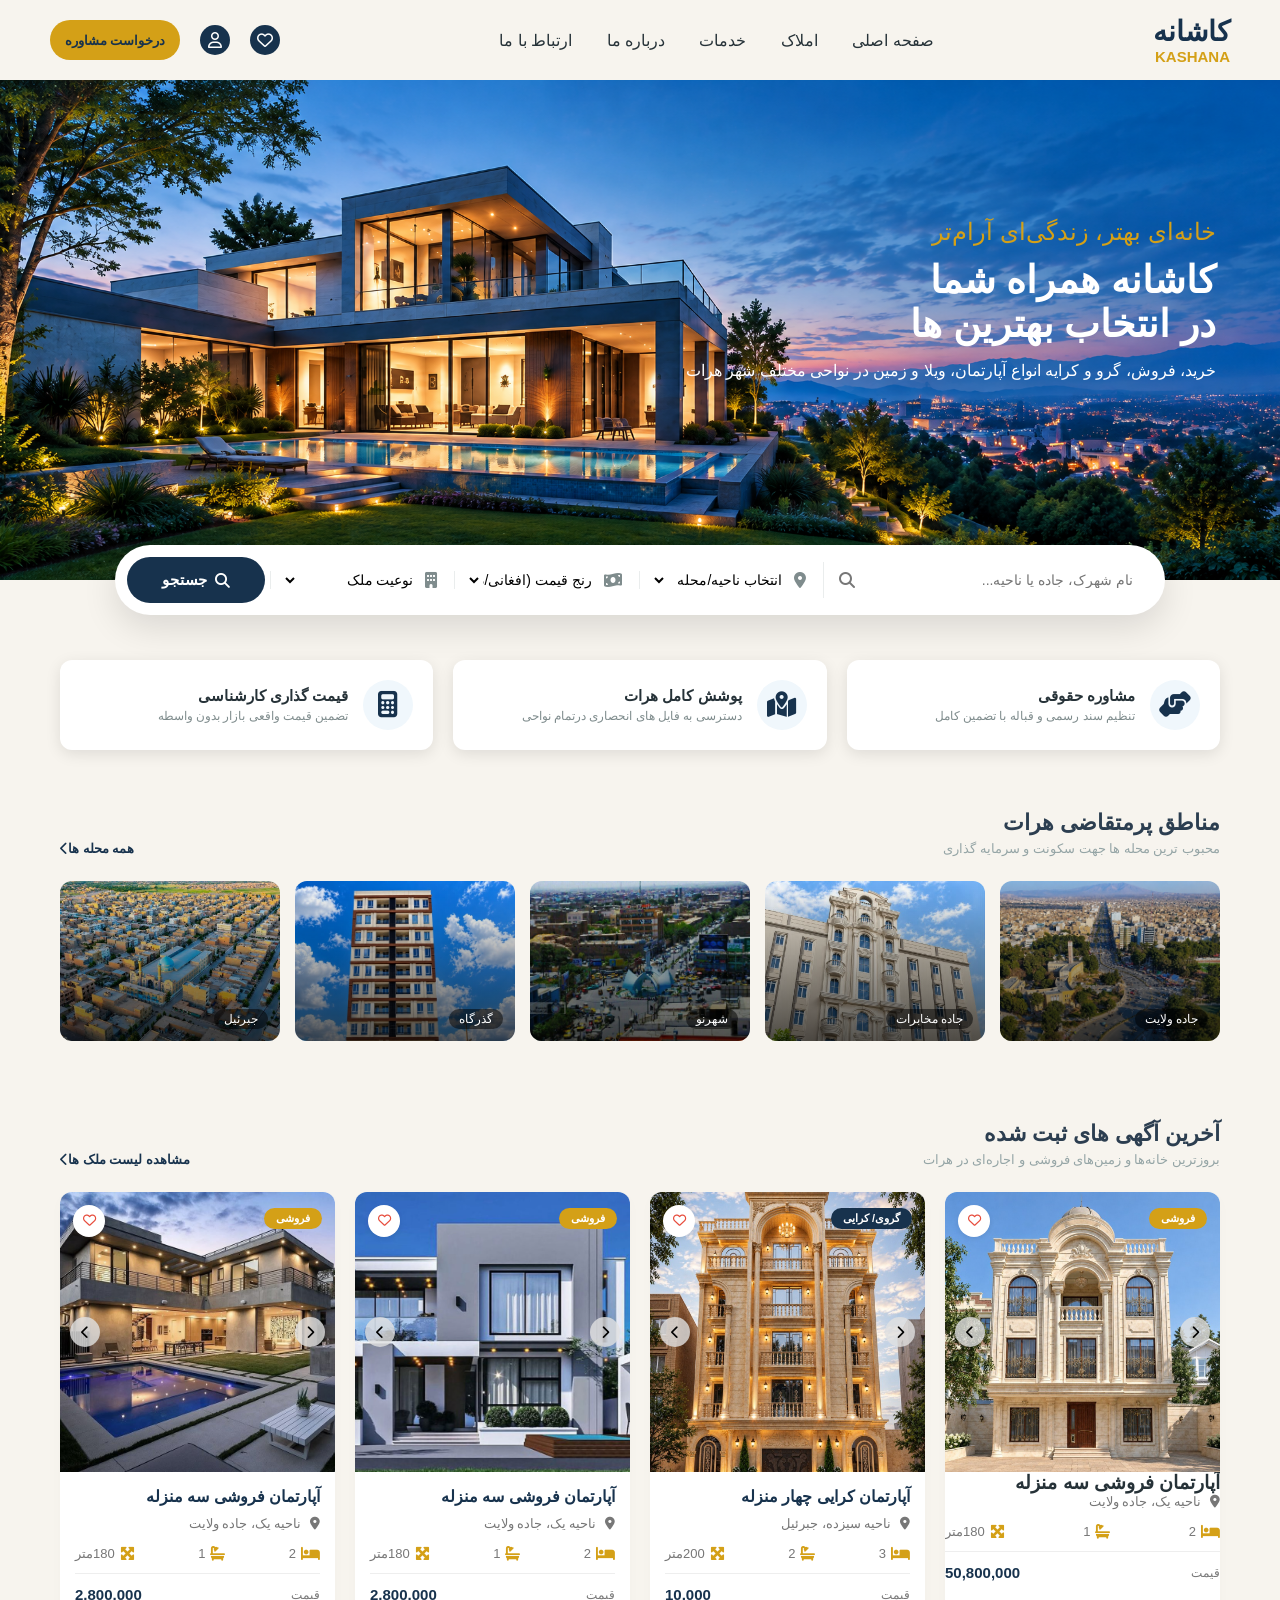
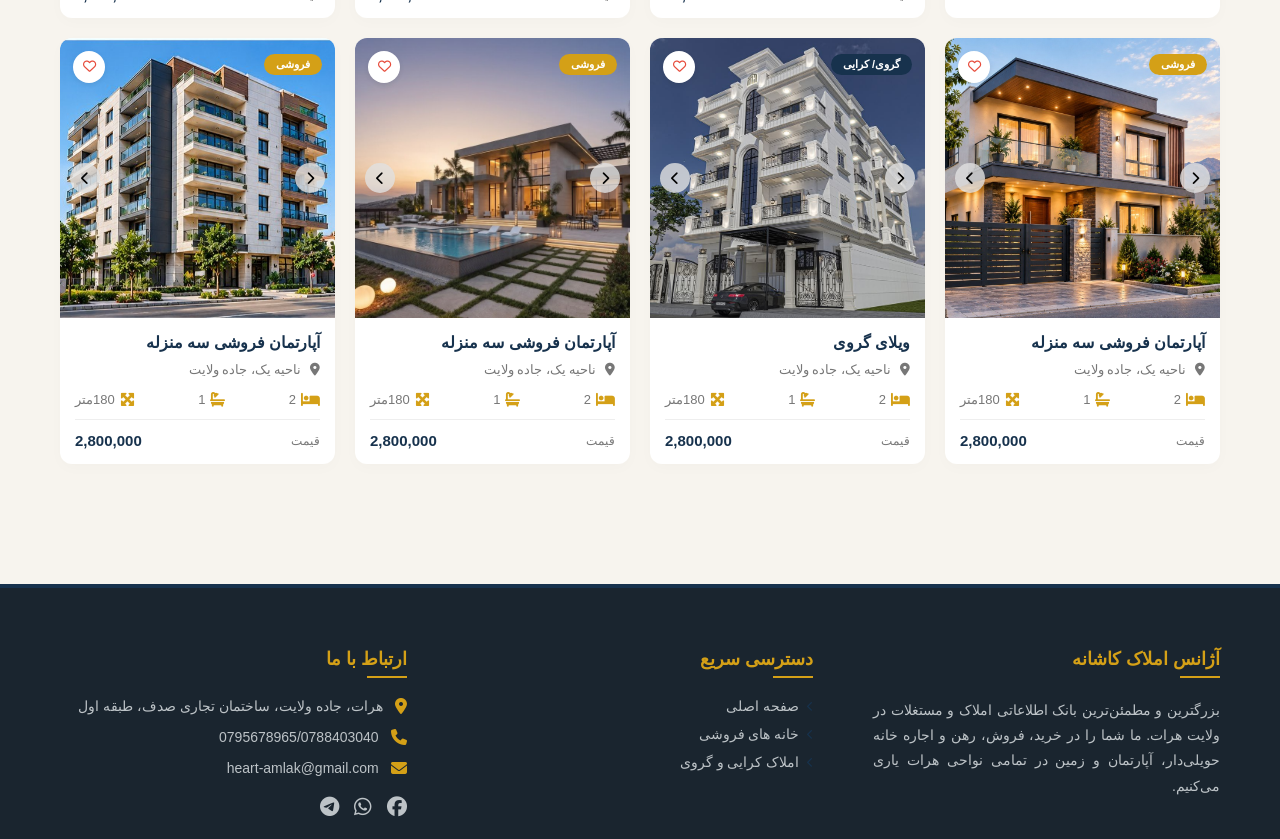
<file: html/index.html>
<!DOCTYPE html>
<html lang="fa" dir="rtl">
    <head>
        <meta charset="UTF-8">
        <meta name="viewport" content="width=device-width, initial-scale=1.0">
        <title>کاشانه</title>
        <link rel="stylesheet"  href="https://cdnjs.cloudflare.com/ajax/libs/font-awesome/6.5.2/css/all.min.css">
        <!--css link-->
        <link rel="stylesheet" href="../css/main.css">

    </head>
    <body>

        <div id="login-notice" class="login-notice">
    لطفاً ابتدا وارد حساب کاربری خود شوید.
</div>
        <!--header-->
        <header class="main-header">
            <div class="logo">
                <span>کاشانه<span>KASHANA</span></span>
            </div>
            <button class="menu-toggle">
                <i class="fa-solid fa-bars"></i>
            </button>
            <nav class="nav-menu">
                <a href="main-page.html" class="active">صفحه اصلی</a>
                <a href="properties.html">املاک</a>
                <a href="services.html">خدمات</a>
                <a href="about us.html">درباره ما </a>
                <a href="contact us.html">ارتباط با ما </a>
            </nav>
            <!--user action-->
            <div class="user-actions">
                <!--favorites-->
                <a hraf="" class="favorite">
                    <i class="fa-regular fa-heart"></i>
                </a>
                 <!--account-->
           <div class="account">

    <button class="account-btn" type="button"
            aria-label="حساب کاربری">
        <i class="fa-regular fa-user"></i>
        <span class="user-initials" hidden></span>
    </button>

    <div class="account-dropdown">
        <a href="">
            ثبت‌نام
        </a>

        <a href="">
            ورود
        </a>

    </div>

</div>
                
                 <div class="counselling">
                    <button class="counselling-btn"> <span>درخواست مشاوره</span></button>

                 </div>

            </div>
           
        </header>

        <!--hero section-->
        <section class="hero-section">
            <img src="../images/main image.png" class="main-image">
            <div class="hero-content">
                <h2>خانه‌ای بهتر، زندگی‌ای آرام‌تر</h2>
                <h1>کاشانه همراه شما<br>در انتخاب بهترین ها</h1>
                <p>خرید، فروش، گرو و کرایه انواع آپارتمان، ویلا و زمین در نواحی مختلف شهر هرات</p>
            </div>

            <div class="search-container">
                <div class="search-input-group">
                    <i class="fa-solid fa-magnifying-glass search-icon"></i>
                    <input type="text" id="keyword-search" placeholder="نام شهرک، جاده یا ناحیه...">

                </div>
                <div class="select-group">
                    <i class="fa-solid fa-location-dot"></i>
                    <select id="district-select">
                      <option value="">انتخاب ناحیه/محله</option>
                      <option value="jada-wilayat"> جاده ولایت</option>
                      <option value="darwaza-khosh"> دروازه خوش</option>
                      <option value="shahrak-khadija">شهرک خدیجه کبری</option>
                      <option value="firqa"> ساحه فرقه</option>
                      <option value="mahtab"> مهتاب سلجوقی</option>
                      <option value="jebril">جبرئیل</option>  
                    </select>
                </div>
                <div class="select-group">
                    <i class="fa-solid fa-money-bill-wave"></i>
                    <select id="price-select">
                        <option value="">رنج قیمت (افغانی/دلار)</option>
                        <option value="low">اقتصادی و ارزان  </option>
                        <option value="medium">قیمت متوسط  </option>
                        <option value="high">لوکس و تجاری  </option>
                    </select>
                </div>
                <div class="select-group">
                    <i class="fa-solid fa-building"></i>
                    <select id="type-select">
                        <option value="">نوعیت ملک</option>
                        <option value="apartment">آپارتمان مسکونی</option>
                        <option value="villa"> خانه حویلی دار</option>
                        <option value="commericla">مغازه و تجاری </option>
                        <option value="land">زمین/نمره </option>
                    </select>
                </div>
                <button class="btn-search" id="search-submit">
                    <i class="fa-solid fa-magnifying-glass"></i>جستجو </button>
            </div>
        </section>
            <!--our services-->
        <section class="features-section">
            <div class="feature-card">
                <div class="feature-icon"><i class="fa-solid fa-handshake-angle"></i>
                </div>
                <div class="feature-info">
                    <h4>مشاوره حقوقی</h4>
                    <p>تنظیم سند رسمی و قباله با تضمین کامل</p>
                </div>
            </div>

            <div class="feature-card">
                <div class="feature-icon"><i class="fa-solid fa-map-location-dot"></i>
                </div>

                 <div class="feature-info">
                <h4>پوشش کامل هرات</h4>
                <p>دسترسی به فایل های انحصاری درتمام نواحی</p>
            </div>
            </div>

            <div class="feature-card">
                <div class="feature-icon"><i class="fa-solid fa-calculator"></i></div>
                <div class="feature-info">
                    <h4>قیمت گذاری کارشناسی</h4>
                    <p>تضمین قیمت واقعی بازار بدون واسطه</p>
                </div>
            </div>
        </section>

        <!--favorite areas-->
        <section class="container locations-section">
            <div class="section-header">
                <div>
                    <h2>مناطق پرمتقاضی هرات</h2>
                    <p>محبوب  ترین محله ها جهت سکونت و سرمایه گذاری</p>
                </div>
                <a href="#" class="view-all">همه محله ها<i class="fa-solid fa-chevron-left"></i></a>
            </div>
            <div class="locations-grid">
                <div class="location-card">
                    <img src="../images/welayat street.jpg" alt="جاده ولایت">

                    <span class="location-tag">جاده ولایت</span>
                </div>
                 <div class="location-card">
                    <img src="../images/jade mokhaberat.jpg" alt="جاده مخابرات" >
                    <span class="location-tag">جاده مخابرات </span>
                </div>
                 <div class="location-card">
                     <img src="../images/shahrenow.jpg" alt="شهر نو " >
                    <span class="location-tag">شهرنو </span>
                </div>
                 <div class="location-card">
                     <img src="../images/gazargah.jpg" alt="گذرگاه  " >
                    <span class="location-tag">گذرگاه </span>
                </div>
                 <div class="location-card">
                     <img src="../images/jebreil.jpg" alt="جبرئیل  " >
                    <span class="location-tag">جبرئیل </span>
                </div>
                 
            </div>

        </section>

        <section class="container properties-section">
            <div class="section-header">
                <div>
                    <h2>آخرین آگهی های ثبت شده</h2>
                    <p>بروزترین خانه‌ها و زمین‌های فروشی و اجاره‌ای در هرات  </p>
                </div>
                <a href="#" class="view-all">مشاهده لیست ملک ها<i class="fa-solid fa-chevron-left"></i></a>
            </div>

            <div class="properties-grid">
                <!--first card-->
                <div class="property-card"
                data-id="1"
                onclick="openPropertyDetails(1)">
                    <div class="property-image">
                       <img src="../images/first card/8.jpg" alt="نمای خانه" class="active">
                       <img src="../images/first card/1.jpg" alt="اتاق خواب ">
                       <img src="../images/first card/2.jpg" alt="اتاق نشیمن ">
                       <img src="../images/first card/3.jpg" alt="اتاق خواب ">
                       <img src="../images/first card/4.jpg" alt="آشپزخانه ">
                       <img src="../images/first card/5.jpg" alt="دهلیز ">
                       <img src="../images/first card/6.jpg" alt="مهمانخانه">
                       <img src="../images/first card/7.jpg" alt="آشپزخانه">

                        <button class="slider-btn prev">
                            <i class="fa-solid fa-chevron-right"></i>
                        </button>
                        <button class="slider-btn next">
                            <i class="fa-solid fa-chevron-left"></i>
                        </button>

                        <span class="status-tag tag-sale">فروشی</span>
                        <button class="btn-wishlist">
                         <i class="fa-regular fa-heart"></i>
                          </button>
                    </div>
                      <h3>آپارتمان فروشی سه منزله </h3>
                        <p class="property-location">
                            <i class="fa-solid fa-location-dot"></i>
                         ناحیه یک، جاده ولایت
                        </p>
                        <div class="property-details">
                            <span title="اتاق خواب"><i class="fa-solid fa-bed"></i>  2 </span>
                             <span title="حمام "><i class="fa-solid fa-bath"></i>  1 </span>
                              <span title="متراژ "><i class="fa-solid fa-maximize"></i>  180متر </span>
                        </div>
                        <div class="property-price">
                             <span>قیمت</span>
                             <strong>50,800,000</strong>
                        </div>

                    </div>
                
                <!--second card-->
                <div class="property-card">
               
                    <div class="property-image">
                       <img src="../images/second card/nama.jpg"   alt="نمای خانه" class="active">
                       <img src="../images/second card/1.jpg" alt="اتاق خواب ">
                       <img src="../images/second card/2.jpg" alt="اتاق نشیمن ">
                       <img src="../images/second card/3.jpg" alt="اتاق خواب ">
                       <img src="../images/second card/4.jpg" alt="آشپزخانه ">
                       <img src="../images/second card/5.jpg" alt="دهلیز ">
                      
                        <button class="slider-btn prev">
                            <i class="fa-solid fa-chevron-right"></i>
                        </button>
                        <button class="slider-btn next">
                            <i class="fa-solid fa-chevron-left"></i>
                        </button>
                       
                        <span class="status-tag tag-rent">گروی/  کرایی</span>
                        <button class="btn-wishlist"><i class="fa-regular fa-heart"></i></button>
                    </div>
                     <div class="property-info">
                        <h3>آپارتمان کرایی چهار منزله </h3>
                        <p class="property-location">
                            <i class="fa-solid fa-location-dot"></i>
                              ناحیه سیزده،  جبرئیل
                        </p>
                        <div class="property-details">
                            <span title="اتاق خواب"><i class="fa-solid fa-bed"></i>  3 </span>
                             <span title="حمام "><i class="fa-solid fa-bath"></i>  2 </span>
                              <span title="متراژ "><i class="fa-solid fa-maximize"></i>  200متر </span>
                        </div>
                        <div class="property-price">
                             <span>قیمت</span>
                             <strong>10,000</strong>
                        </div>

                    </div>
                </div>
                 <!--thirdcard-->
                <div class="property-card">
                    <div class="property-image">
                       <img src="../images/third card/NAMA.jpg"   alt="نمای خانه" class="active">
                       <img src="../images/second card/1.jpg" alt="اتاق خواب ">
                       <img src="../images/second card/2.jpg" alt="اتاق نشیمن ">
                       <img src="../images/second card/3.jpg" alt="اتاق خواب ">
                       <img src="../images/second card/4.jpg" alt="آشپزخانه ">
                       <img src="../images/second card/5.jpg" alt="دهلیز ">
                      
                        <button class="slider-btn prev">
                            <i class="fa-solid fa-chevron-right"></i>
                        </button>
                        <button class="slider-btn next">
                            <i class="fa-solid fa-chevron-left"></i>
                        </button>
                        <span class="status-tag tag-sale">فروشی </span>
                        <button class="btn-wishlist"><i class="fa-regular fa-heart"></i></button>
                    </div>
                     <div class="property-info">
                        <h3>آپارتمان فروشی سه منزله </h3>
                        <p class="property-location">
                            <i class="fa-solid fa-location-dot"></i>
                         ناحیه یک، جاده ولایت
                        </p>
                        <div class="property-details">
                            <span title="اتاق خواب"><i class="fa-solid fa-bed"></i>  2 </span>
                             <span title="حمام "><i class="fa-solid fa-bath"></i>  1 </span>
                              <span title="متراژ "><i class="fa-solid fa-maximize"></i>  180متر </span>
                        </div>
                        <div class="property-price">
                             <span>قیمت</span>
                             <strong>2,800,000</strong>
                        </div>

                    </div>
                </div>
                 <!--fourthcard-->
                <div class="property-card">
                    <div class="property-image">
                         <img src="../images/forth card/NAMA.jpg"   alt="نمای خانه" class="active">
                       <img src="../images/second card/1.jpg" alt="اتاق خواب ">
                       <img src="../images/second card/2.jpg" alt="اتاق نشیمن ">
                       <img src="../images/second card/3.jpg" alt="اتاق خواب ">
                       <img src="../images/second card/4.jpg" alt="آشپزخانه ">
                       <img src="../images/second card/5.jpg" alt="دهلیز ">
                      
                        <button class="slider-btn prev">
                            <i class="fa-solid fa-chevron-right"></i>
                        </button>
                        <button class="slider-btn next">
                            <i class="fa-solid fa-chevron-left"></i>
                        </button>

                       
                        <span class="status-tag tag-sale">فروشی </span>
                        <button class="btn-wishlist"><i class="fa-regular fa-heart"></i></button>
                    </div>
                     <div class="property-info">
                        <h3>آپارتمان فروشی سه منزله </h3>
                        <p class="property-location">
                            <i class="fa-solid fa-location-dot"></i>
                         ناحیه یک، جاده ولایت
                        </p>
                        <div class="property-details">
                            <span title="اتاق خواب"><i class="fa-solid fa-bed"></i>  2 </span>
                             <span title="حمام "><i class="fa-solid fa-bath"></i>  1 </span>
                              <span title="متراژ "><i class="fa-solid fa-maximize"></i>  180متر </span>
                        </div>
                        <div class="property-price">
                             <span>قیمت</span>
                             <strong>2,800,000</strong>
                        </div>

                    </div>
                </div>
                <!--fifth card-->
                 <div class="property-card">
                    <div class="property-image">
                      <img src="../images/fifth card/nama.jpg"   alt="نمای خانه" class="active">
                       <img src="../images/second card/1.jpg" alt="اتاق خواب ">
                       <img src="../images/second card/2.jpg" alt="اتاق نشیمن ">
                       <img src="../images/second card/3.jpg" alt="اتاق خواب ">
                       <img src="../images/second card/4.jpg" alt="آشپزخانه ">
                       <img src="../images/second card/5.jpg" alt="دهلیز ">
                      
                        <button class="slider-btn prev">
                            <i class="fa-solid fa-chevron-right"></i>
                        </button>
                        <button class="slider-btn next">
                            <i class="fa-solid fa-chevron-left"></i>
                        </button>
                       
                        <span class="status-tag tag-sale">فروشی</span>
                        <button class="btn-wishlist"><i class="fa-regular fa-heart"></i></button>
                    </div>
                     <div class="property-info">
                        <h3>آپارتمان فروشی سه منزله </h3>
                        <p class="property-location">
                            <i class="fa-solid fa-location-dot"></i>
                         ناحیه یک، جاده ولایت
                        </p>
                        <div class="property-details">
                            <span title="اتاق خواب"><i class="fa-solid fa-bed"></i>  2 </span>
                             <span title="حمام "><i class="fa-solid fa-bath"></i>  1 </span>
                              <span title="متراژ "><i class="fa-solid fa-maximize"></i>  180متر </span>
                        </div>
                        <div class="property-price">
                             <span>قیمت</span>
                             <strong>2,800,000</strong>
                        </div>

                    </div>
                </div>
                <!--sixth card-->
                <div class="property-card">
                    <div class="property-image">
                      <img src="../images/NAMA7TH.jpg"   alt="نمای خانه" class="active">
                       <img src="../images/second card/1.jpg" alt="اتاق خواب ">
                       <img src="../images/second card/2.jpg" alt="اتاق نشیمن ">
                       <img src="../images/second card/3.jpg" alt="اتاق خواب ">
                       <img src="../images/second card/4.jpg" alt="آشپزخانه ">
                       <img src="../images/second card/5.jpg" alt="دهلیز ">
                      
                        <button class="slider-btn prev">
                            <i class="fa-solid fa-chevron-right"></i>
                        </button>
                        <button class="slider-btn next">
                            <i class="fa-solid fa-chevron-left"></i>
                        </button>
                       
                        <span class="status-tag tag-rent">گروی/  کرایی</span>
                        <button class="btn-wishlist"><i class="fa-regular fa-heart"></i></button>
                    </div>
                     <div class="property-info">
                        <h3>ویلای گروی</h3>
                        <p class="property-location">
                            <i class="fa-solid fa-location-dot"></i>
                         ناحیه یک، جاده ولایت
                        </p>
                        <div class="property-details">
                            <span title="اتاق خواب"><i class="fa-solid fa-bed"></i>  2 </span>
                             <span title="حمام "><i class="fa-solid fa-bath"></i>  1 </span>
                              <span title="متراژ "><i class="fa-solid fa-maximize"></i>  180متر </span>
                        </div>
                        <div class="property-price">
                             <span>قیمت</span>
                             <strong>2,800,000</strong>
                        </div>

                    </div>
                </div>
                 <!--seventh card-->
                <div class="property-card">
                    <div class="property-image">
                       <img src="../images/NAMA.jpg"   alt="نمای خانه" class="active">
                       <img src="../images/second card/1.jpg" alt="اتاق خواب ">
                       <img src="../images/second card/2.jpg" alt="اتاق نشیمن ">
                       <img src="../images/second card/3.jpg" alt="اتاق خواب ">
                       <img src="../images/second card/4.jpg" alt="آشپزخانه ">
                       <img src="../images/second card/5.jpg" alt="دهلیز ">
                      
                        <button class="slider-btn prev">
                            <i class="fa-solid fa-chevron-right"></i>
                        </button>
                        <button class="slider-btn next">
                            <i class="fa-solid fa-chevron-left"></i>
                        </button>
                       
                        <span class="status-tag tag-sale">فروشی </span>
                        <button class="btn-wishlist"><i class="fa-regular fa-heart"></i></button>
                    </div>
                     <div class="property-info">
                        <h3>آپارتمان فروشی سه منزله </h3>
                        <p class="property-location">
                            <i class="fa-solid fa-location-dot"></i>
                         ناحیه یک، جاده ولایت
                        </p>
                        <div class="property-details">
                            <span title="اتاق خواب"><i class="fa-solid fa-bed"></i>  2 </span>
                             <span title="حمام "><i class="fa-solid fa-bath"></i>  1 </span>
                              <span title="متراژ "><i class="fa-solid fa-maximize"></i>  180متر </span>
                        </div>
                        <div class="property-price">
                             <span>قیمت</span>
                             <strong>2,800,000</strong>
                        </div>

                    </div>
                </div>
                 <!--eighth card-->
                <div class="property-card">
                    <div class="property-image">
                      <img src="../images/NAMA8TH.jpg"   alt="نمای خانه" class="active">
                       <img src="../images/second card/1.jpg" alt="اتاق خواب ">
                       <img src="../images/second card/2.jpg" alt="اتاق نشیمن ">
                       <img src="../images/second card/3.jpg" alt="اتاق خواب ">
                       <img src="../images/second card/4.jpg" alt="آشپزخانه ">
                       <img src="../images/second card/5.jpg" alt="دهلیز ">
                      
                        <button class="slider-btn prev">
                            <i class="fa-solid fa-chevron-right"></i>
                        </button>
                        <button class="slider-btn next">
                            <i class="fa-solid fa-chevron-left"></i>
                        </button>
                       
                        <span class="status-tag tag-sale">فروشی </span>
                        <button class="btn-wishlist"><i class="fa-regular fa-heart"></i></button>
                    </div>
                     <div class="property-info">
                        <h3>آپارتمان فروشی سه منزله </h3>
                        <p class="property-location">
                            <i class="fa-solid fa-location-dot"></i>
                         ناحیه یک، جاده ولایت
                        </p>
                        <div class="property-details">
                            <span title="اتاق خواب"><i class="fa-solid fa-bed"></i>  2 </span>
                             <span title="حمام "><i class="fa-solid fa-bath"></i>  1 </span>
                              <span title="متراژ "><i class="fa-solid fa-maximize"></i>  180متر </span>
                        </div>
                        <div class="property-price">
                             <span>قیمت</span>
                             <strong>2,800,000</strong>
                        </div>

                    </div>
                </div>

            </div>
        </section>

        <!--footer-->
        <footer class="main-footer">
            <div  class="footer-container">
                <!--footer container-->
                <div class="footer-block footer-about">
                    <h4>آژانس املاک کاشانه </h4>
                    <p>بزرگترین و مطمئن‌ترین بانک اطلاعاتی املاک و مستغلات در ولایت هرات. ما شما را در خرید، فروش، رهن و اجاره خانه حویلی‌دار، آپارتمان و زمین در تمامی نواحی هرات یاری می‌کنیم.</p>
  
                </div>
                 <!--quick access-links-->
                <div class="footer-block footer-links">
                    <h4>دسترسی سریع</h4>
                    <ul>
                        <li>
                            <a href="#"><i class="fa-solid fa-chevron-left"></i>صفحه اصلی</a>
                        </li>
                         <li>
                            <a href="#"><i class="fa-solid fa-chevron-left"></i>خانه های فروشی </a>
                        </li>
                         <li>
                            <a href="#"><i class="fa-solid fa-chevron-left"></i>املاک کرایی و گروی </a>
                        </li>
                        
                    </ul>
                </div>
                    
                <!--call information-->
                <div class="footer-block footer-contact">
                    <h4>ارتباط با ما</h4>
                    <p><i class="fa-solid fa-location-dot"></i>هرات، جاده ولایت، ساختمان تجاری صدف، طبقه اول</p>
                    <p><i class="fa-solid fa-phone"></i>0795678965/0788403040</p>
                    <p><i class="fa-solid fa-envelope"></i>heart-amlak@gmail.com</p>
                   <!--social programs-->
                    <div class="footer-socials">
                        <a href="#"><i class="fa-brands fa-facebook"></i></a>
                         <a href="#"><i class="fa-brands fa-whatsapp"></i></a>
                          <a href="#"><i class="fa-brands fa-telegram"></i></a>
                    </div>
                </div>

            </div>
        </footer>
    




    <script src="../javascript/javascript.js"></script>
    
    </body>
     
</html>
</file>
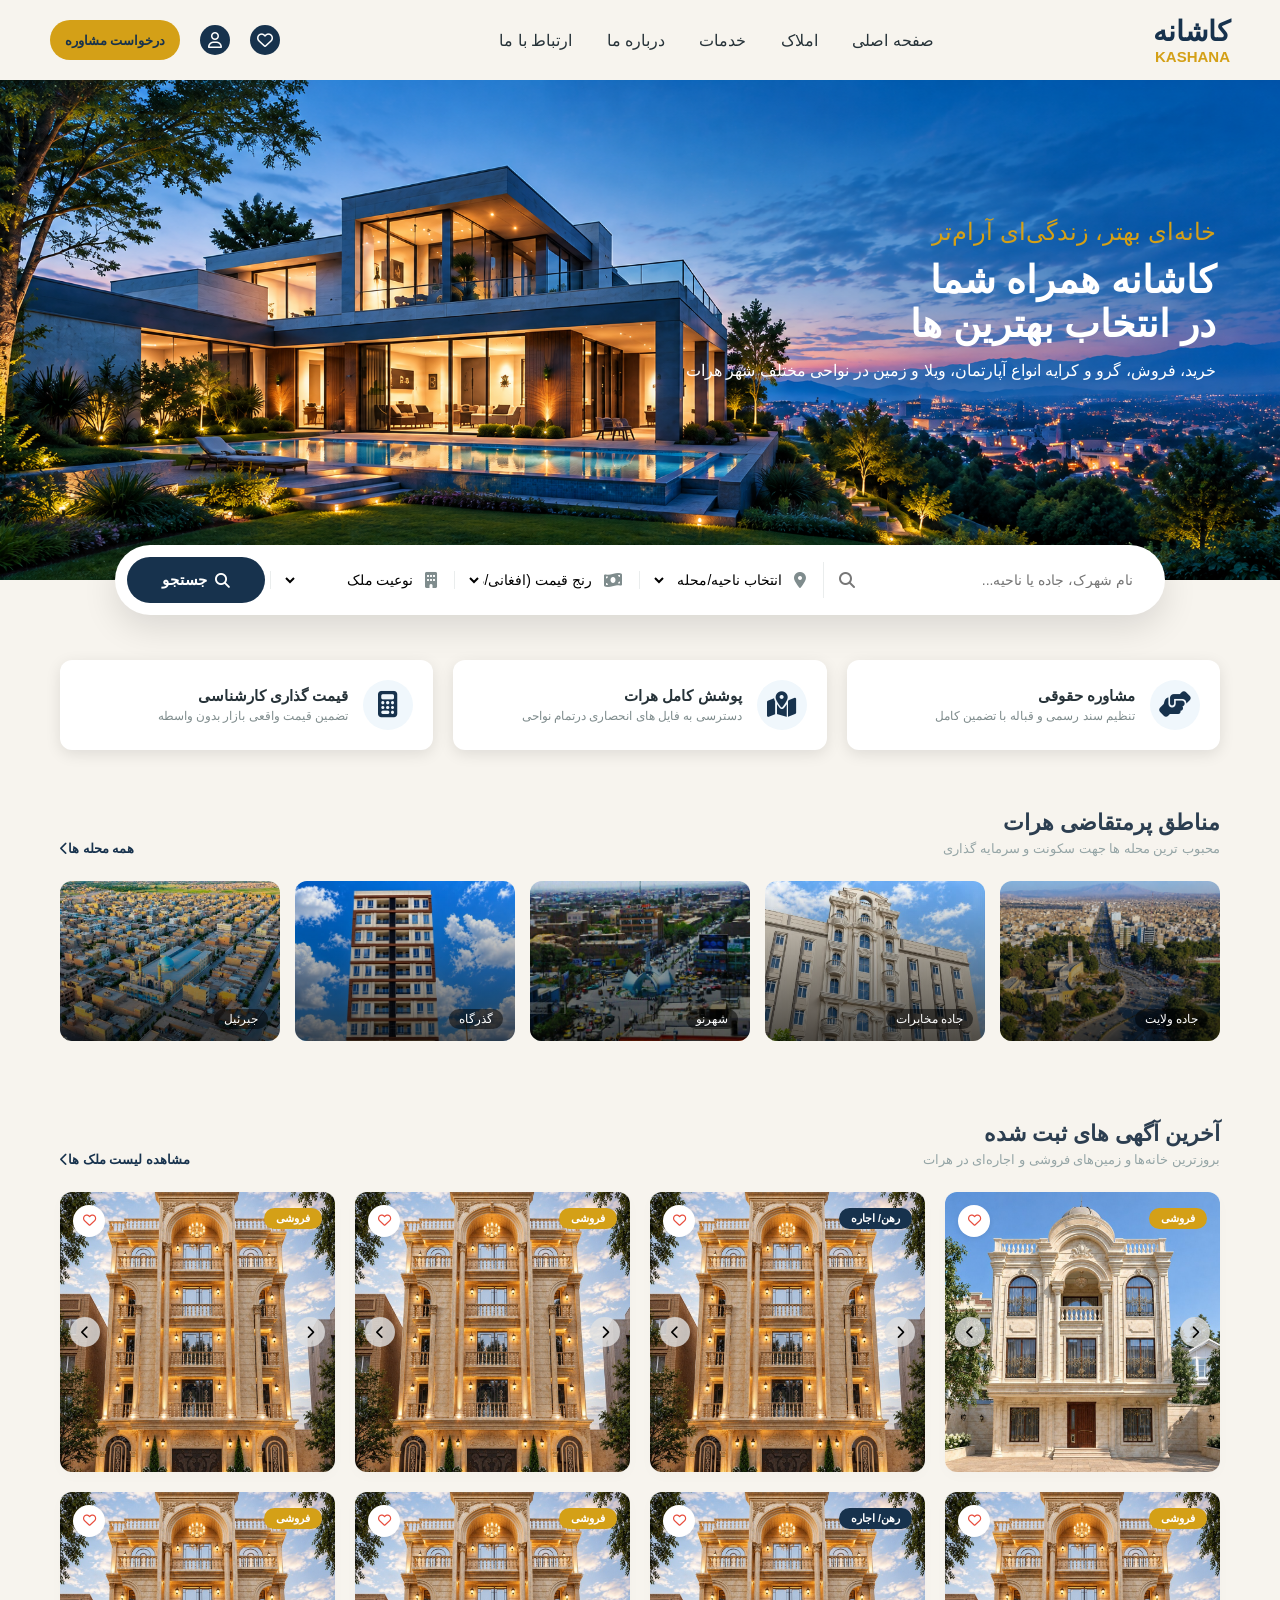
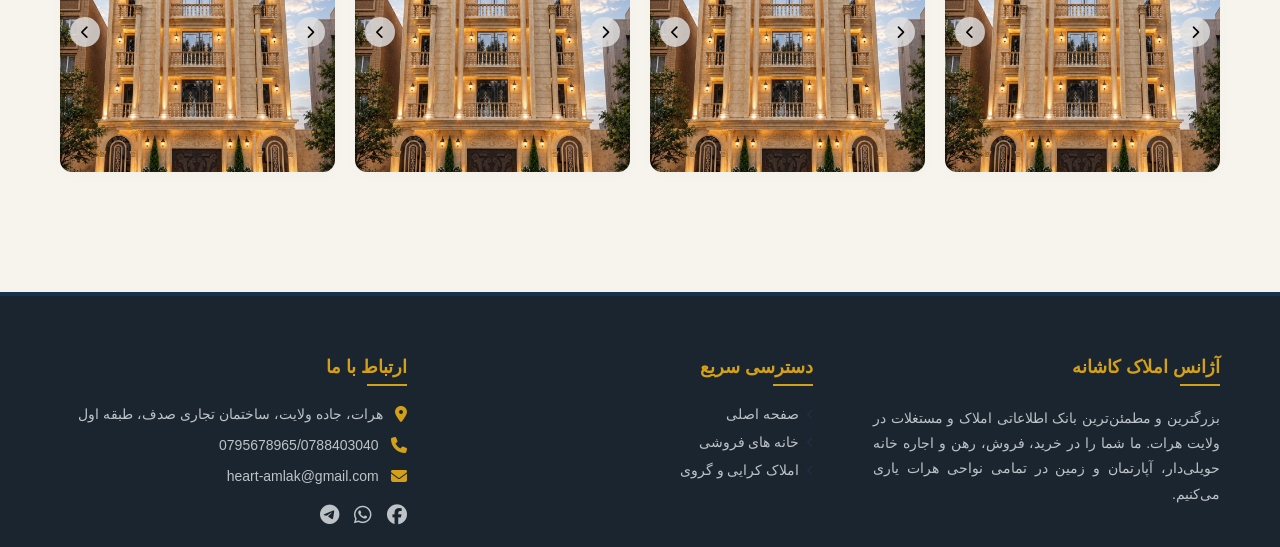
<file: html/indext.html>
<!DOCTYPE html>
<html lang="fa" dir="rtl">
    <head>
        <meta charset="UTF-8">
        <meta name="viewport" content="width=device-width, initial-scale=1.0">
        <title>کاشانه</title>
        <link rel="stylesheet"  href="https://cdnjs.cloudflare.com/ajax/libs/font-awesome/6.5.2/css/all.min.css">
        <!--css link-->
        <link rel="stylesheet" href="../css/main.css">

    </head>
    <body>
        <!--header-->
        <header class="main-header">
            <div class="logo">
                <span>کاشانه<span>KASHANA</span></span>
            </div>
            <nav class="nav-menu">
                <a href="main-page.html" class="active">صفحه اصلی</a>
                <a href="properties.html">املاک</a>
                <a href="services.html">خدمات</a>
                <a href="about us.html">درباره ما </a>
                <a href="contact us.html">ارتباط با ما </a>
            </nav>
            <!--user action-->
            <div class="user-actions">
                <!--favorites-->
                <a hraf="" class="favorite">
                    <i class="fa-regular fa-heart"></i>
                </a>
                 <!--account-->
            <div class="account">
                <button class="account-btn">
                    <i class="fa-regular fa-user"></i>
                </button>
                </div>
                <div class="account-dropdown">
                    <a href="">ورود</a><br>
                    <a href="">ثبت نام</a>
                </div>
                 <div class="counselling">
                    <button class="counselling-btn"> <span>درخواست مشاوره</span></button>

                 </div>

            </div>
           
        </header>

        <!--hero section-->
        <section class="hero-section">
            <img src="../images/main image.png" class="main-image">
            <div class="hero-content">
                <h2>خانه‌ای بهتر، زندگی‌ای آرام‌تر</h2>
                <h1>کاشانه همراه شما<br>در انتخاب بهترین ها</h1>
                <p>خرید، فروش، گرو و کرایه انواع آپارتمان، ویلا و زمین در نواحی مختلف شهر هرات</p>
            </div>

            <div class="search-container">
                <div class="search-input-group">
                    <i class="fa-solid fa-magnifying-glass search-icon"></i>
                    <input type="text" id="keyword-search" placeholder="نام شهرک، جاده یا ناحیه...">

                </div>
                <div class="select-group">
                    <i class="fa-solid fa-location-dot"></i>
                    <select id="district-select">
                      <option value="">انتخاب ناحیه/محله</option>
                      <option value="jada-wilayat"> جاده ولایت</option>
                      <option value="darwaza-khosh"> دروازه خوش</option>
                      <option value="shahrak-khadija">شهرک خدیجه کبری</option>
                      <option value="firqa"> ساحه فرقه</option>
                      <option value="mahtab"> مهتاب سلجوقی</option>
                      <option value="jebril">جبرئیل</option>  
                    </select>
                </div>
                <div class="select-group">
                    <i class="fa-solid fa-money-bill-wave"></i>
                    <select id="price-select">
                        <option value="">رنج قیمت (افغانی/دلار)</option>
                        <option value="low">اقتصادی و ارزان  </option>
                        <option value="medium">قیمت متوسط  </option>
                        <option value="high">لوکس و تجاری  </option>
                    </select>
                </div>
                <div class="select-group">
                    <i class="fa-solid fa-building"></i>
                    <select id="type-select">
                        <option value="">نوعیت ملک</option>
                        <option value="apartment">آپارتمان مسکونی</option>
                        <option value="villa"> خانه حویلی دار</option>
                        <option value="commericla">مغازه و تجاری </option>
                        <option value="land">زمین/نمره </option>
                    </select>
                </div>
                <button class="btn-search" id="search-submit">
                    <i class="fa-solid fa-magnifying-glass"></i>جستجو </button>
            </div>
        </section>
            <!--our services-->
        <section class="features-section">
            <div class="feature-card">
                <div class="feature-icon"><i class="fa-solid fa-handshake-angle"></i>
                </div>
                <div class="feature-info">
                    <h4>مشاوره حقوقی</h4>
                    <p>تنظیم سند رسمی و قباله با تضمین کامل</p>
                </div>
            </div>

            <div class="feature-card">
                <div class="feature-icon"><i class="fa-solid fa-map-location-dot"></i>
                </div>

                 <div class="feature-info">
                <h4>پوشش کامل هرات</h4>
                <p>دسترسی به فایل های انحصاری درتمام نواحی</p>
            </div>
            </div>

            <div class="feature-card">
                <div class="feature-icon"><i class="fa-solid fa-calculator"></i></div>
                <div class="feature-info">
                    <h4>قیمت گذاری کارشناسی</h4>
                    <p>تضمین قیمت واقعی بازار بدون واسطه</p>
                </div>
            </div>
        </section>

        <!--favorite areas-->
        <section class="container locations-section">
            <div class="section-header">
                <div>
                    <h2>مناطق پرمتقاضی هرات</h2>
                    <p>محبوب  ترین محله ها جهت سکونت و سرمایه گذاری</p>
                </div>
                <a href="#" class="view-all">همه محله ها<i class="fa-solid fa-chevron-left"></i></a>
            </div>
            <div class="locations-grid">
                <div class="location-card">
                    <img src="../images/welayat street.jpg" alt="جاده ولایت">

                    <span class="location-tag">جاده ولایت</span>
                </div>
                 <div class="location-card">
                    <img src="../images/jade mokhaberat.jpg" alt="جاده مخابرات" >
                    <span class="location-tag">جاده مخابرات </span>
                </div>
                 <div class="location-card">
                     <img src="../images/shahrenow.jpg" alt="شهر نو " >
                    <span class="location-tag">شهرنو </span>
                </div>
                 <div class="location-card">
                     <img src="../images/gazargah.jpg" alt="گذرگاه  " >
                    <span class="location-tag">گذرگاه </span>
                </div>
                 <div class="location-card">
                     <img src="../images/jebreil.jpg" alt="جبرئیل  " >
                    <span class="location-tag">جبرئیل </span>
                </div>
                 
            </div>

        </section>

        <section class="container properties-section">
            <div class="section-header">
                <div>
                    <h2>آخرین آگهی های ثبت شده</h2>
                    <p>بروزترین خانه‌ها و زمین‌های فروشی و اجاره‌ای در هرات  </p>
                </div>
                <a href="#" class="view-all">مشاهده لیست ملک ها<i class="fa-solid fa-chevron-left"></i></a>
            </div>

            <div class="properties-grid">
                <!--first card-->
                <div class="property-card">
                    <div class="property-image">
                       <img src="../images/first card/8.jpg" alt="نمای خانه" class="active">
                       <img src="../images/first card/1.jpg" alt="اتاق خواب ">
                       <img src="../images/first card/2.jpg" alt="اتاق نشیمن ">
                       <img src="../images/first card/3.jpg" alt="اتاق خواب ">
                       <img src="../images/first card/4.jpg" alt="آشپزخانه ">
                       <img src="../images/first card/5.jpg" alt="دهلیز ">
                       <img src="../images/first card/6.jpg" alt="مهمانخانه">
                       <img src="../images/first card/7.jpg" alt="آشپزخانه">

                        <button class="slider-btn prev">
                            <i class="fa-solid fa-chevron-right"></i>
                        </button>
                        <button class="slider-btn next">
                            <i class="fa-solid fa-chevron-left"></i>
                        </button>

                        <span class="status-tag tag-sale">فروشی</span>
                        <button class="btn-wishlist"><i class="fa-regular fa-heart"></i></button>
                    </div>
                </div>
                <!--second card-->
                <div class="property-card">
                    <div class="property-image">
                       <img src="../images/second card/nama.jpg"   alt="نمای خانه" class="active">
                       <img src="../images/second card/1.jpg" alt="اتاق خواب ">
                       <img src="../images/second card/2.jpg" alt="اتاق نشیمن ">
                       <img src="../images/second card/3.jpg" alt="اتاق خواب ">
                       <img src="../images/second card/4.jpg" alt="آشپزخانه ">
                       <img src="../images/second card/5.jpg" alt="دهلیز ">
                      
                        <button class="slider-btn prev">
                            <i class="fa-solid fa-chevron-right"></i>
                        </button>
                        <button class="slider-btn next">
                            <i class="fa-solid fa-chevron-left"></i>
                        </button>
                       
                        <span class="status-tag tag-rent">رهن/ اجاره</span>
                        <button class="btn-wishlist"><i class="fa-regular fa-heart"></i></button>
                    </div>
                </div>
                 <!--thirdcard-->
                <div class="property-card">
                    <div class="property-image">
                       <img src="../images/second card/nama.jpg"   alt="نمای خانه" class="active">
                       <img src="../images/second card/1.jpg" alt="اتاق خواب ">
                       <img src="../images/second card/2.jpg" alt="اتاق نشیمن ">
                       <img src="../images/second card/3.jpg" alt="اتاق خواب ">
                       <img src="../images/second card/4.jpg" alt="آشپزخانه ">
                       <img src="../images/second card/5.jpg" alt="دهلیز ">
                      
                        <button class="slider-btn prev">
                            <i class="fa-solid fa-chevron-right"></i>
                        </button>
                        <button class="slider-btn next">
                            <i class="fa-solid fa-chevron-left"></i>
                        </button>
                        <span class="status-tag tag-sale">فروشی </span>
                        <button class="btn-wishlist"><i class="fa-regular fa-heart"></i></button>
                    </div>
                </div>
                 <!--fourthcard-->
                <div class="property-card">
                    <div class="property-image">
                         <img src="../images/second card/nama.jpg"   alt="نمای خانه" class="active">
                       <img src="../images/second card/1.jpg" alt="اتاق خواب ">
                       <img src="../images/second card/2.jpg" alt="اتاق نشیمن ">
                       <img src="../images/second card/3.jpg" alt="اتاق خواب ">
                       <img src="../images/second card/4.jpg" alt="آشپزخانه ">
                       <img src="../images/second card/5.jpg" alt="دهلیز ">
                      
                        <button class="slider-btn prev">
                            <i class="fa-solid fa-chevron-right"></i>
                        </button>
                        <button class="slider-btn next">
                            <i class="fa-solid fa-chevron-left"></i>
                        </button>

                       
                        <span class="status-tag tag-sale">فروشی </span>
                        <button class="btn-wishlist"><i class="fa-regular fa-heart"></i></button>
                    </div>
                </div>
                <!--fifth card-->
                 <div class="property-card">
                    <div class="property-image">
                      <img src="../images/second card/nama.jpg"   alt="نمای خانه" class="active">
                       <img src="../images/second card/1.jpg" alt="اتاق خواب ">
                       <img src="../images/second card/2.jpg" alt="اتاق نشیمن ">
                       <img src="../images/second card/3.jpg" alt="اتاق خواب ">
                       <img src="../images/second card/4.jpg" alt="آشپزخانه ">
                       <img src="../images/second card/5.jpg" alt="دهلیز ">
                      
                        <button class="slider-btn prev">
                            <i class="fa-solid fa-chevron-right"></i>
                        </button>
                        <button class="slider-btn next">
                            <i class="fa-solid fa-chevron-left"></i>
                        </button>
                       
                        <span class="status-tag tag-sale">فروشی</span>
                        <button class="btn-wishlist"><i class="fa-regular fa-heart"></i></button>
                    </div>
                </div>
                <!--sixth card-->
                <div class="property-card">
                    <div class="property-image">
                      <img src="../images/second card/nama.jpg"   alt="نمای خانه" class="active">
                       <img src="../images/second card/1.jpg" alt="اتاق خواب ">
                       <img src="../images/second card/2.jpg" alt="اتاق نشیمن ">
                       <img src="../images/second card/3.jpg" alt="اتاق خواب ">
                       <img src="../images/second card/4.jpg" alt="آشپزخانه ">
                       <img src="../images/second card/5.jpg" alt="دهلیز ">
                      
                        <button class="slider-btn prev">
                            <i class="fa-solid fa-chevron-right"></i>
                        </button>
                        <button class="slider-btn next">
                            <i class="fa-solid fa-chevron-left"></i>
                        </button>
                       
                        <span class="status-tag tag-rent">رهن/ اجاره</span>
                        <button class="btn-wishlist"><i class="fa-regular fa-heart"></i></button>
                    </div>
                </div>
                 <!--seventh card-->
                <div class="property-card">
                    <div class="property-image">
                       <img src="../images/second card/nama.jpg"   alt="نمای خانه" class="active">
                       <img src="../images/second card/1.jpg" alt="اتاق خواب ">
                       <img src="../images/second card/2.jpg" alt="اتاق نشیمن ">
                       <img src="../images/second card/3.jpg" alt="اتاق خواب ">
                       <img src="../images/second card/4.jpg" alt="آشپزخانه ">
                       <img src="../images/second card/5.jpg" alt="دهلیز ">
                      
                        <button class="slider-btn prev">
                            <i class="fa-solid fa-chevron-right"></i>
                        </button>
                        <button class="slider-btn next">
                            <i class="fa-solid fa-chevron-left"></i>
                        </button>
                       
                        <span class="status-tag tag-sale">فروشی </span>
                        <button class="btn-wishlist"><i class="fa-regular fa-heart"></i></button>
                    </div>
                </div>
                 <!--eighth card-->
                <div class="property-card">
                    <div class="property-image">
                      <img src="../images/second card/nama.jpg"   alt="نمای خانه" class="active">
                       <img src="../images/second card/1.jpg" alt="اتاق خواب ">
                       <img src="../images/second card/2.jpg" alt="اتاق نشیمن ">
                       <img src="../images/second card/3.jpg" alt="اتاق خواب ">
                       <img src="../images/second card/4.jpg" alt="آشپزخانه ">
                       <img src="../images/second card/5.jpg" alt="دهلیز ">
                      
                        <button class="slider-btn prev">
                            <i class="fa-solid fa-chevron-right"></i>
                        </button>
                        <button class="slider-btn next">
                            <i class="fa-solid fa-chevron-left"></i>
                        </button>
                       
                        <span class="status-tag tag-sale">فروشی </span>
                        <button class="btn-wishlist"><i class="fa-regular fa-heart"></i></button>
                    </div>
                </div>



            </div>
        </section>

        <!--footer-->
        <footer class="main-footer">
            <div  class="footer-container">
                <!--footer container-->
                <div class="footer-block footer-about">
                    <h4>آژانس املاک کاشانه </h4>
                    <p>بزرگترین و مطمئن‌ترین بانک اطلاعاتی املاک و مستغلات در ولایت هرات. ما شما را در خرید، فروش، رهن و اجاره خانه حویلی‌دار، آپارتمان و زمین در تمامی نواحی هرات یاری می‌کنیم.</p>
  
                </div>
                 <!--quick access-links-->
                <div class="footer-block footer-links">
                    <h4>دسترسی سریع</h4>
                    <ul>
                        <li>
                            <a href="#"><i class="fa-solid fa-chevron-left"></i>صفحه اصلی</a>
                        </li>
                         <li>
                            <a href="#"><i class="fa-solid fa-chevron-left"></i>خانه های فروشی </a>
                        </li>
                         <li>
                            <a href="#"><i class="fa-solid fa-chevron-left"></i>املاک کرایی و گروی </a>
                        </li>
                        
                    </ul>
                </div>
                    <!--call information-->
                <div class="footer-block footer-contact">
                    <h4>ارتباط با ما</h4>
                    <p><i class="fa-solid fa-location-dot"></i>هرات، جاده ولایت، ساختمان تجاری صدف، طبقه اول</p>
                    <p><i class="fa-solid fa-phone"></i>0795678965/0788403040</p>
                    <p><i class="fa-solid fa-envelope"></i>heart-amlak@gmail.com</p>
                   <!--social programs-->
                    <div class="footer-socials">
                        <a href="#"><i class="fa-brands fa-facebook"></i></a>
                         <a href="#"><i class="fa-brands fa-whatsapp"></i></a>
                          <a href="#"><i class="fa-brands fa-telegram"></i></a>
                    </div>
                </div>

            </div>
        </footer>







    </body>


</html>
</file>
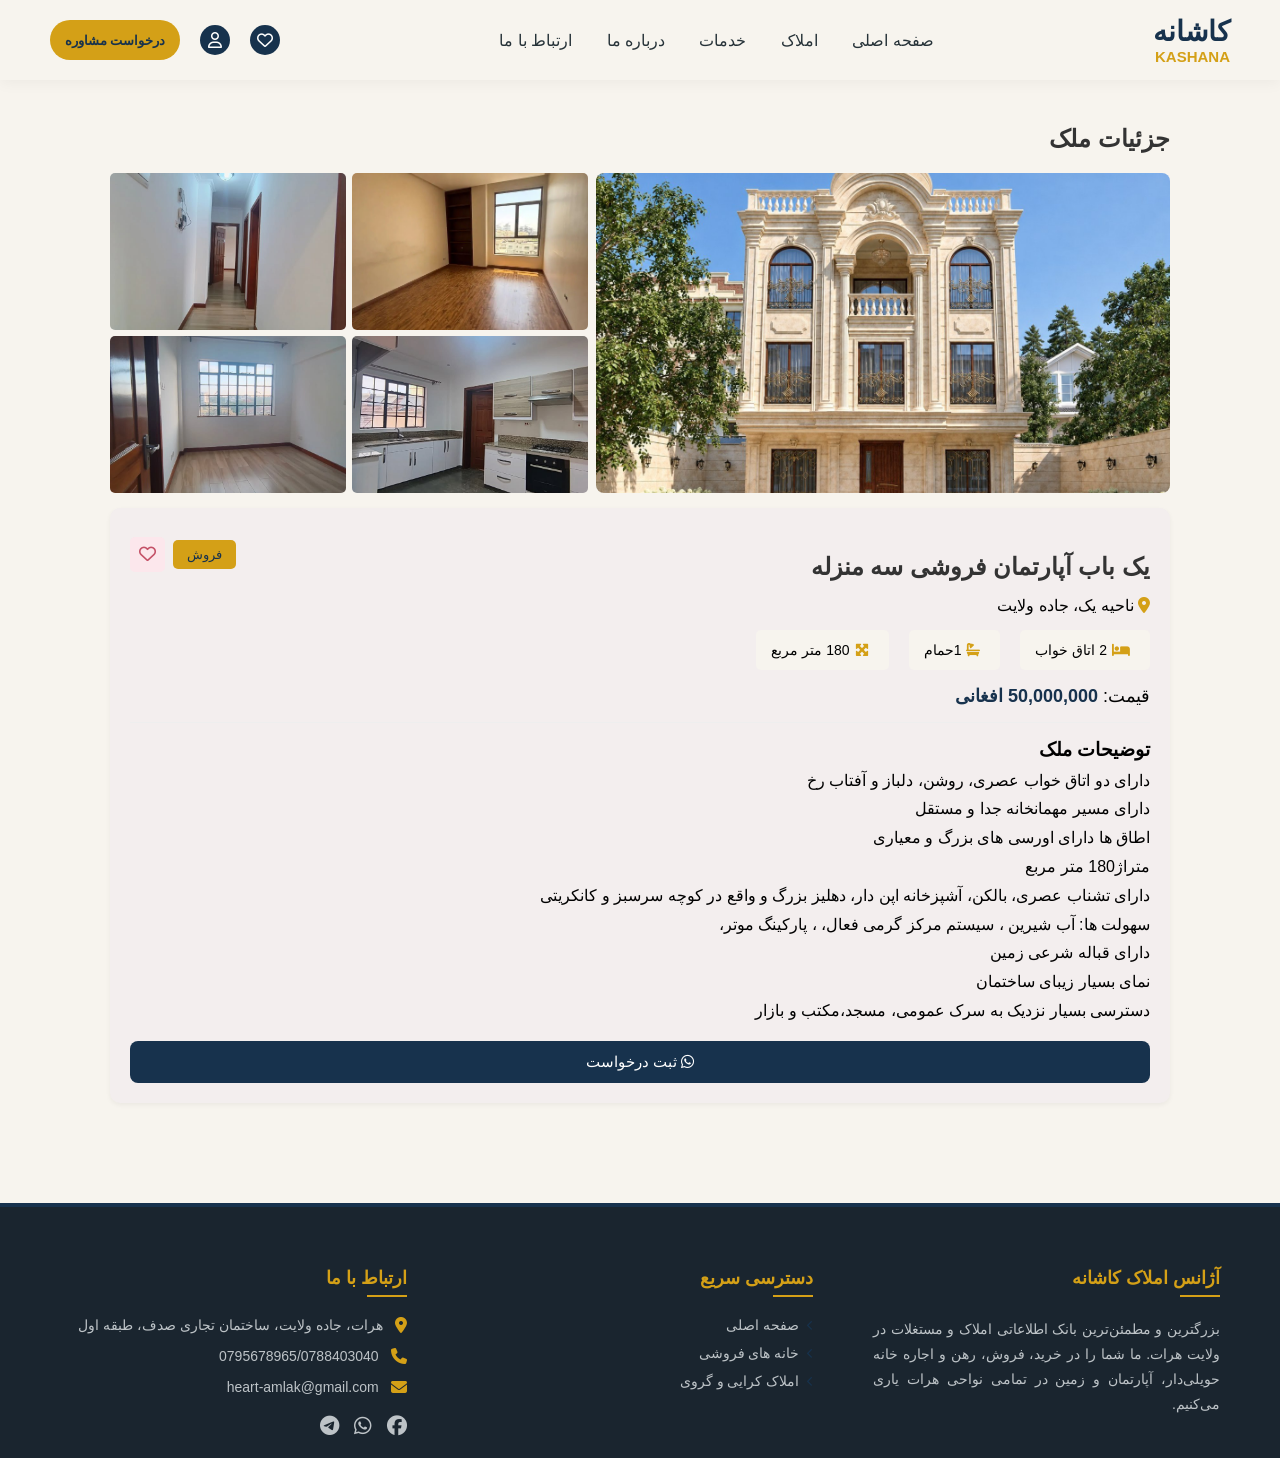
<file: html/property-details.html>
<!DOCTYPE html>
<html lang="fa" dir="rtl">
    <head>
        <meta charset="UTF-8">
        <meta name="viewport" content="width=device-width, initial-scale=1.0">
        <title>جزئیات ملک| کاشانه</title>
         <link rel="stylesheet"  href="https://cdnjs.cloudflare.com/ajax/libs/font-awesome/6.5.2/css/all.min.css">
        <link rel="stylesheet" href="../css/property details.css">
    </head>
    <body class="property-details-page">
       
        <div id="login-notice" class="login-notice">
    لطفاً ابتدا وارد حساب کاربری خود شوید.
</div>

       <!--header-->
        <header class="main-header">
            <div class="logo">
                <span>کاشانه<span>KASHANA</span></span>
            </div>
            <button class="menu-toggle">
                <i class="fa-solid fa-bars"></i>
            </button>
            <nav class="nav-menu">
                <a href="main-page.html" class="active">صفحه اصلی</a>
                <a href="properties.html">املاک</a>
                <a href="services.html">خدمات</a>
                <a href="about us.html">درباره ما </a>
                <a href="contact us.html">ارتباط با ما </a>
            </nav>
            <!--user action-->
            <div class="user-actions">
                <!--favorites-->
                <a hraf="" class="favorite">
                    <i class="fa-regular fa-heart"></i>
                </a>
                 <!--account-->
            <div class="account">
                <button class="account-btn">
                    <i class="fa-regular fa-user"></i>
                </button>
                 <div class="account-dropdown">
                    <a href="">ثبت نام</a><br>
                    <a href="">ورود </a>
                </div>
                </div>
                
                 <div class="counselling">
                    <button class="counselling-btn"> <span>درخواست مشاوره</span></button>

                 </div>

            </div>
           
        </header> <main class="property-details-container">
            <h2>جزئیات ملک</h2>
            <section class="property-gallery">
              <img src="../images/first card/8.jpg" alt="نمای اصلی خانه"
              class="main-property-image" >
              <div class="property-thumbnails">
                     <img src="../images/first card/1.jpg" alt="اتاق خواب ">
                       <img src="../images/second card/2.jpg" alt="اتاق نشیمن ">
                       <img src="../images/second card/3.jpg" alt="اتاق خواب ">
                       <img src="../images/second card/4.jpg" alt="آشپزخانه ">
                       <img src="../images/second card/5.jpg" alt="دهلیز ">
                        <img src="../images/first card/6.jpg" alt="مهمانخانه">
                       <img src="../images/first card/7.jpg" alt="آشپزخانه">

              </div>
            </section>

        
       
            <section class="property-information">
              <div class="property-title-row">
             <h2 id="property-title">یک باب آپارتمان فروشی سه منزله</h2>
             <div class="property-title-buttons">
                <button class="property-status">فروش</button>
                <button class="btn-wishlist" aria-lable="علاقه مندی">
                    <i class="fa-regular fa-heart"></i>
                </button>
             </div>
              </div>

             <p class="property-location">
                <i class="fa-solid fa-location-dot"></i>
                 ناحیه یک، جاده ولایت
             </p>
             <div class="property-details">
                <span id="property-bedrooms"><i class="fa-solid fa-bed"></i>2 اتاق خواب</span>
                <span id="property-bathroom"><i class="fa-solid fa-bath"></i>1حمام</span>
                <span id="property-area"><i class="fa-solid fa-maximize"></i>180 متر مربع</span>
             </div>
             <div class="property-price">
                <span>قیمت:</span>
                <strong id="property-price">50,000,000 افغانی</strong>
             </div>
             <div class="property-description">
                <h3>توضیحات ملک</h3>
                <p>دارای دو اتاق خواب عصری، روشن، دلباز و آفتاب رخ<br>
               دارای مسیر مهمانخانه جدا و مستقل <br>اطاق ها دارای اورسی های بزرگ و معیاری<br> متراژ180 متر مربع<br>دارای تشناب عصری، بالکن، آشپزخانه اپن دار، دهلیز بزرگ و واقع در کوچه سرسبز و کانکریتی<br>سهولت ها: آب شیرین ، سیستم مرکز گرمی فعال،
           ، پارکینگ موتر،<br>دارای قباله شرعی زمین<br>
            نمای بسیار زیبای ساختمان<br> دسترسی بسیار نزدیک به سرک عمومی، مسجد،مکتب و بازار</p>
             </div>

             <button class="property-request-btn">
                <i class="fa-brands fa-whatsapp"></i>
                ثبت درخواست
             </button>
             
            </section>
        </main>
         <!--footer-->
        <footer class="main-footer">
            <div  class="footer-container">
                <!--footer container-->
                <div class="footer-block footer-about">
                    <h4>آژانس املاک کاشانه </h4>
                    <p>بزرگترین و مطمئن‌ترین بانک اطلاعاتی املاک و مستغلات در ولایت هرات. ما شما را در خرید، فروش، رهن و اجاره خانه حویلی‌دار، آپارتمان و زمین در تمامی نواحی هرات یاری می‌کنیم.</p>
  
                </div>
                 <!--quick access-links-->
                <div class="footer-block footer-links">
                    <h4>دسترسی سریع</h4>
                    <ul>
                        <li>
                            <a href="#"><i class="fa-solid fa-chevron-left"></i>صفحه اصلی</a>
                        </li>
                         <li>
                            <a href="#"><i class="fa-solid fa-chevron-left"></i>خانه های فروشی </a>
                        </li>
                         <li>
                            <a href="#"><i class="fa-solid fa-chevron-left"></i>املاک کرایی و گروی </a>
                        </li>
                        
                    </ul>
                </div>
                    
                <!--call information-->
                <div class="footer-block footer-contact">
                    <h4>ارتباط با ما</h4>
                    <p><i class="fa-solid fa-location-dot"></i>هرات، جاده ولایت، ساختمان تجاری صدف، طبقه اول</p>
                    <p><i class="fa-solid fa-phone"></i>0795678965/0788403040</p>
                    <p><i class="fa-solid fa-envelope"></i>heart-amlak@gmail.com</p>
                   <!--social programs-->
                    <div class="footer-socials">
                        <a href="#"><i class="fa-brands fa-facebook"></i></a>
                         <a href="#"><i class="fa-brands fa-whatsapp"></i></a>
                          <a href="#"><i class="fa-brands fa-telegram"></i></a>
                    </div>
                </div>

            </div>
        </footer>
        <script src="../javascript/javascript.js"></script>
</body>
</html>
</file>
<file: css/main.css>
:root{
    --primary-color:#17324D;
    --secondary-color:#D4A017;
    --text-color:#263238;
    --bg-light: #F7F4EE;
    --white:#ffffff;
}

*{
    margin:0;
    padding:0;
    box-sizing: border-box;
    font-family: 'Vazirmatn', sans-serif;

}

body{
     background-color: var(--bg-light);
    color: var(--text-color);
    
}
.container{
     max-width: 1200px;
    margin: 0 auto;
    padding: 40px 20px;
}
/*header*/
.main-header{
     display: flex;
    justify-content: space-between;
    align-items: center;
    padding: 15px 50px;
    background: var(--bg-light);
    box-shadow: 0 2px 15px rgba(0,0,0,0.05);
    position: relative;
}
.logo{
    display: flex;
    align-items: center;
    gap: 10px;
    font-size: 28px;
    font-weight: bold;
    color: var(--primary-color);
}
.logo span span{
    display: block;
    font-size: 15px;
    color: var(--secondary-color);
}
.nav-menu a{
    position:relative;
     text-decoration: none;
    color: var(--text-color);
    margin: 0 15px;
    font-weight: 500;
    transition: color 0.3s;
    padding: 5px 0;
    
}
/* up line*/
.nav-menu a::before {
    content: "";
    position: absolute;
    top: 0;
    right: 50%;
    width: 0;
    height: 2px;
    background-color: var(--secondary-color);
    transition: width 0.4s ease;
}
/* down line*/
.nav-menu a::after {
    content: "";
    position: absolute;
    bottom: -5px;
    right: 50%;
    width: 0;
    height:2px;
    background-color: var(--secondary-color);
    transition: width 0.4s ease;
}

/* Hover */
.nav-menu a:hover::before,
.nav-menu a:hover::after {
    width: 100%;
    right: 0;
}

.nav-menu a:hover {
    color: var(--primary-color);
}

/* User Actions */
.user-actions {
    display: flex;
    align-items: center;
    gap: 20px;
    direction: rtl;
}

/* Favorite Heart */
.favorite {
   background-color: var(--primary-color);
   color: var(--white);
   width:30px;
   height: 30px;
   border-radius: 50px;
   font-size:16px;
   align-items: center;
   justify-content: center;
   display:flex;
   text-decoration: none;
   cursor: pointer;
  


}

.favorite:hover {
    color: var(--secondary-color);
}

/* Account Button */
.account {
    position: relative;
    display: flex;
    align-items: center;
}

.account-btn {
   background-color: var(--primary-color);
   color: var(--white);
   width:30px;
   height: 30px;
   border-radius: 50px;
   font-size:16px;
   align-items: center;
   justify-content: center;
   display:flex;
   text-decoration: none;
   cursor: pointer;
   border: none;
   outline: none;
  
}
.account-btn:hover {
    color: var(--secondary-color);
}
.account-dropdown{
    display: none;
    position: absolute;
    top: 100%;
    right: 0;
    background-color:var(--white);
    min-width: 150px;
    box-shadow: 0px 8px 16px rgba(0, 0, 0, 0.15);
    border-radius: 8px;
    z-index: 9999;
    margin-top: 10px;
    overflow: hidden;

}

.account-dropdown a {
    color:var(--primary-color);
    padding:4px 16px;
    text-decoration: none;
    display: block;
    font-size: 14px;
    transition: background-color 0.2s;
    text-align: right;
   
}
.account-dropdown a:hover{
   color:var(--secondary-color);
    font-weight: bold;

}
.account-dropdown.show{
    display: block !important;
}


.counselling-btn{
    background:var(--secondary-color);
    color:var(--primary-color);
    border: none;
    font-family: inherit;
    font-size:13px;
    font-weight: bold;
    cursor: pointer;
    display: flex;
    align-items: center;
    justify-content: center;
    gap: 3px;
    width: 130px;
    height: 40px;
    border-radius: 50px;
}

.counselling-btn span{
   display: inline-block;
   transition: transform 0.3s ease;
}
.counselling-btn:hover span{
    transform: translateY(-1px);
}
.menu-toggle{
    display: none;
    background: none;
    border: none;
    color: var(--primary-color);
    font-size: 24px;
    cursor: pointer;
}

.nav-menu.show{
    display: flex;
    position: absolute;
    top: 100%;
    right: 0;
    width: 100%;
    background-color: var(--bg-light);
    flex-direction: column;
    align-items: center;
    padding: 15px 0;
    box-shadow: 0 5px 15px rgba(0,0,0,0,08);
    z-index: 999;

}

/*hero*/
.hero-section{
    width:100%;
    overflow: visible;
    display: flex;
    flex-direction: column;
    justify-content: center;
    align-items: center;
    color: var(--white);
    position: relative;
    padding-bottom: 0px;
    z-index: 2;
}
.main-image{
    width: 100%;
    height: 500px;
    object-fit: cover;
    display: block;
}
.hero-content{
    position: absolute;
    bottom: 200px;
    right:50%;
    transform: translateX(50%);
    width:90%;
    color: white;
}
.hero-content h2{
    color: var(--secondary-color);
    margin-bottom: 12px;
    font-weight: normal;
}
.hero-content h1{
    font-size: 38px;
    margin-bottom: 15px;
}

.search-container{
    background: var(--white);
    padding: 12px;
    border-radius: 50px;
    display:flex;
    align-items: center;
    width: 90%;
    max-width: 1050px;
    position: absolute;
    bottom: -35px;
    left: 50%;
    transform: translateX(-50%);
    box-shadow: 0 12px 35px rgba(0,0,0,0.12);
    gap: 5px;
    z-index: 10;
}
.search-icon{
    position: absolute;
    left: 15px;
    color: #777777;
    z-index: 5;
    pointer-events: none;
}

.search-input-group{
    flex: 2;
    display: flex;
    align-items: center;
    border-left: 1px solid #eaeded;
    padding: 0 10px;
    position: relative;
}
.search-input-group input{
    border: none;
    outline: none;
    width: 100%;
    padding: 10px;
    font-size: 14px;
}
.select-group{
    flex: 1;
    display: flex;
    align-items: center;
    gap: 8px;
    border-left: 1px solid #eaeded;
    padding: 0 12px;
    color: #7f8c8d;
}
.select-group select{
     border: none;
    outline: none;
    background: transparent;
    width: 100%;
    cursor: pointer;
    font-size: 14px;
}
.btn-search{
     background: var(--primary-color);
    color: var(--white);
    border: none;
    padding: 14px 35px;
    border-radius: 30px;
    cursor: pointer;
    font-weight: bold;
    display: flex;
    align-items: center;
    gap: 8px;
    font-size: 15px;
}
.btn-search{
    transition: color 0.3s ease;
}
.btn-search:hover {
    color: var(--secondary-color);
}
.btn-search:hover i{
    color:var(--secondary-color)
}


/*features*/
.features-section{
    max-width: 1200px;
    margin: 80px auto 20px auto;
    display: flex;
    justify-content: space-between;
    gap: 20px;
    padding: 0 20px;

}
.feature-card{
    background: var(--white);
    padding: 20px;
    border-radius: 12px;
    display: flex;
    align-items: center;
    gap: 15px;
    flex: 1;
    box-shadow: 0 4px 15px rgba(0, 0, 0, 0.1);
}
.feature-icon{
    font-size: 26px;
    color: var(--primary-color);
    background: #f0f7fc;
    width: 50px;
    height: 50px;
    display: flex;
    align-items: center;
    justify-content: center;
    border-radius: 50%;
}
.feature-info h4{
    font-size: 15px;
    margin-bottom: 4px;

}
.feature-info p{
    font-size: 12px;
    color: #7f8c8d;

}
/*header section*/
.section-header{
    display: flex;
    justify-content: space-between;
    align-items: flex-end;
    margin-bottom: 25px;
}
.section-header h2{
    font-size: 22px;
    color: #2c3e50;
}
.section-header p{
    color: #95a5a6;
    font-size: 13px;
    margin-top: 5px;
}
.view-all{
    text-decoration: none;
    color: var(--primary-color);
    font-weight: bold;
    font-size: 13px;
}
/*grid areas*/
 .locations-grid{
    display: grid;
    grid-template-columns: repeat(5, 1fr);
    gap: 15px;
 }
 .location-card{
    height: 160px;
    border-radius: 12px;
    background-size: cover;
    background-position: center;
    position: relative;
    overflow: hidden;
    cursor: pointer;
    transition: transform 0.3s;
 }
 .location-card img{
    width: 100%;
    height: 100%;
    object-fit: cover;
    object-position: top center;
 }
 .location-card:hover{
    transform: translateY(-4px);

 }
 .location-card::before{
    content: '';
    position: absolute;
    top: 0;
    left: 0;
    width: 100%;
    height: 100%;
    background: linear-gradient(transparent,rgba(0,0,0,0.65));
 }
 .location-tag{
    position: absolute;
    bottom: 12px;
    right: 12px;
    color: var(--white);
    background: rgba(0,0,0,0.5);
    padding: 3px 10px;
    border-radius: 15px;
    font-size: 12px;
 }

/*homes grid*/
 .properties-grid{
    display: grid;
    grid-template-columns:repeat(4, 1fr);
    gap: 20px;
 }
 .property-card{
    background: var(--white);
    border-radius: 12px;
    overflow: hidden;
    box-shadow: 0 4px 15px rgba(0,0,0,0.02);
 }
 .property-image{
    height: 280px;
    position: relative;
    padding: 0px;
    display: flex;
    justify-content: space-between;
    align-items: flex-start;
    overflow: hidden;
   
 }
 .property-image img{
    position: absolute;
    top: 0;
    left: 0;
    width: 100%;
    height: 100%;
    object-fit: cover;
    z-index: 0;
    inset: 0;
    display: none;
    transition: transform 0.4s ease;
 }
 .property-image img.active{
    display: block;

 }
 .property-card:hover .property-image img.active{
      transform: scale(1.05);
 }
 .slider-btn{
    position: absolute;
    top:50%;
    transform:translateY(-50%);
    z-index: 2;
    background:rgba(225,225,225,0.8);
    border:none;
    border-radius:50%;
    width:30px;
    height:30px;
    cursor:pointer;
 }
.slider-btn.prev{
    right:10px;
}
.slider-btn.next{
   left:10px; 
}

 .status-tag{
    padding: 4px 12px;
    top: 15px;
    right: 12px;
    margin: 0;
    border-radius: 15px;
    color: var(--white);
    font-size: 11px;
    font-weight: bold;
    position: absolute;
    z-index: 1;
 }
 .tag-sale{
    background-color: var(--secondary-color);
 }
 .tag-rent{
    background-color: var(--primary-color);
 }
 .btn-wishlist{
    background: var(--white);
    border: none;
    width: 32px;
    height: 32px;
    border-radius:50%;
    display: flex;
    align-items: center;
    justify-content: center;
    cursor: pointer;
    color:#e74c3c;
    box-shadow: 0 2px 5px rgba(0,0,0,0.08);
    position: absolute;
    z-index: 1;
    top: 12px;
    left: 12px;
    margin: 0;

 }
 .status-tag, .btn-wishlist{
    margin: 1px;
    z-index: 1;
 }

 /*property-info*/

 .property-info{
    padding: 15px;
    text-align: right;
 }

 .property-info h3{
    font-size: 16px;
    margin: 0 0 10px;
    color: var(--primary-color);
 }

 .property-location{
    font-size: 13px;
    color: #777;
    margin-bottom: 15px;
 }
 .property-location i{
    margin-left: 5px;
 }
 .property-details{
    display: flex;
    justify-content: space-between;
    align-items: center;
    gap:8px;
    padding-bottom: 12px;
    border-bottom: 1px solid #eee;
    color: #777;
    font-size: 13px;
 }
 .property-details span{
    display: flex;
    align-items: center;
    gap: 5px;
 }
 .property-details i{
    color: var(--secondary-color);
    font-size: 15px;
 }
 .property-price{
    display: flex;
    justify-content: space-between;
    align-items: center;
    gap: 8px;
    padding-top: 12px;
    font-size: 12px;
    color: #777;
 }
 .property-price strong{
    color: var(--primary-color);
    font-size: 15px;
 }
 .properties-grid{
     display: grid;
     grid-template-columns:repeat(4, 1fr);
     gap: 20px;
 }
 
 /*footer*/
 .main-footer{
    background-color: #1a252f;
    color: #ecf0f1;
    padding: 60px 0 20px 0;
    margin-top: 80px;
    border-top: 4px solid var(--primary-color);


 }
 .footer-container{
    max-width: 1200px;
    margin: 0 auto;
    display: flex;
    justify-content: space-between;
    gap: 60px;
    padding: 0 20px;
 }
 .footer-block{
    flex: 1;
 }
 .main-footer h4{
    color: var(--secondary-color);
    font-size: 18px;
    margin-bottom: 20px;
    position: relative;
    padding-bottom: 8px;
 }
 .main-footer h4::after{
    content: '';
    position: absolute;
    bottom: 0;
    right: 0;
    width: 40px;
    height: 2px;
    background-color: var(--secondary-color);

 }
 .footer-about p{
    font-size: 14px;
    line-height: 1.8;
    color: #bdc3c7;
    text-align: justify;
 }

 .footer-links{
    text-align: right;

 }
 .footer-links h4{
    width: 100%;
    text-align: right;
 }

 .footer-links ul{
    list-style: none;
    padding: 0;
    margin: 0;
    width: 100%;
    
 }
 .footer-links ul li{
    margin-bottom: 12px;

 }
 .footer-links ul li a{
    color: #bdc3c7;
    text-decoration: none;
    font-size: 14px;
    transition: all 0.3s ease;
    display: flex;
    align-items: center;
    gap: 8px;
    justify-content: flex-start;
    width: 100%;
    direction: rtl;
 }
 .footer-links ul li a i{
    font-size: 10px;
    color: var(--primary-color);
 }
 .footer-links ul li a:hover{
    color: var(--white);
    padding-right: 5px;
 }
 .footer-contact p{
    font-size: 14px;
    color: #bdc3c7;
    margin-bottom: 15px;
    display: flex;
    align-items: center;
    gap: 12px;
 }
 .footer-contact p i{
    color: var(--secondary-color);
    font-size: 16px;

 }
 .footer-socials{
    display: flex;
    gap: 15px;
    margin-top: 20px;
 }
 .footer-socials a{
    color: #bdc3c7;
    font-size: 20px;
    transition: color 0.3s;
 }
 .footer-socials a:hover{
    color: var(--secondary-color);
 }
 .footer-bottom{
    text-align: center;
    margin-top: 40px;
    padding-top: 20px;
    border-top: 1px solid #34495e;
    font-size: 13px;
    color: #7f8c8d;
 }

 @media (max-width:768px){
    .main-header{
        padding: 12px 15px;
        gap: 10px;
    }
    .logo{
        font-size: 24px;
    }
    .logo span span{
        font-size: 12px;
    }
    .menu-toggle{
        display: flex;
        align-items: center;
        justify-content: center;
    }
    .nav-menu{
        display: none;
    }
    .nav-menu.show a::before{
        display: none;
    }
    .nav-menu.show::after{
        right: 0;
        width: 0;
        bottom: -3px;
    }

    .nav-menu.show a:hover::after{
        width: 100%;
        right: 0;
    }

    .user-actions{
        gap: 8px;
    }
    .favorite, .account-btn{
        width: 32px;
        height: 32px;
        font-size: 15px;
    }
    .counselling-btn{
         width: 100px;
        height: 35px;
        font-size: 11px;
    }

    .features-section{
        flex-wrap: wrap;
    }


    .properties-grid{
        grid-template-columns: repeat(2, 1fr);
        gap:12px;
    }
    .locations-grid{
        border-image-repeat:(2, 1fr);
        gap:12px;
    }
    .footer-container{
        flex-direction: column;
        gap: 30px;

    }
    .main-footer h4::after{
        right: 50%;
        transform: translateX(50%);
    }
    .main-footer h4, .footer-about p, .footer-bottom{
        text-align: center;
    }
    .footer-links ul li a{
        justify-content: center;

    }
    .footer-contact p{
        justify-content: center;
    }
    .footer-socials{
        justify-content: center;
    }
 }

 /*property details page*/
 
 @media(max-width:600px){
    .property-details-container{
        margin: 20px auto;
        padding: 15px;
    }
    .property-information h2{
        font-size: 21px;
    }
    .property-price strong{
        font-size: 17px;
    }
   
 }

 /*login notic*/

 .login-notice {
    position: fixed;
    top: 25px;
    right: 50%;
    transform: translateX(50%);
    background-color: #17324D;
    color: white;
    padding: 14px 24px;
    border-radius: 10px;
    box-shadow: 0 4px 15px rgba(0, 0, 0, 0.2);
    z-index: 9999;
    display: none;
    font-family: inherit;
    text-align: center;
}

.login-notice.show {
    display: block;
}
</file>
<file: css/property details.css>
:root{
    --primary-color:#17324D;
    --secondary-color:#D4A017;
    --text-color:#263238;
    --bg-light: #F7F4EE;
    --white:#ffffff;
}

*{
    margin:0;
    padding:0;
    box-sizing: border-box;
    font-family: 'Vazirmatn', sans-serif;

}
/*header*/
.main-header{
     display: flex;
    justify-content: space-between;
    align-items: center;
    padding: 15px 50px;
    background: var(--bg-light);
    box-shadow: 0 2px 15px rgba(0,0,0,0.05);
    position: relative;
}
.logo{
    display: flex;
    align-items: center;
    gap: 10px;
    font-size: 28px;
    font-weight: bold;
    color: var(--primary-color);
}
.logo span span{
    display: block;
    font-size: 15px;
    color: var(--secondary-color);
}
.nav-menu a{
    position:relative;
     text-decoration: none;
    color: var(--text-color);
    margin: 0 15px;
    font-weight: 500;
    transition: color 0.3s;
    padding: 5px 0;
    
}
/* up line*/
.nav-menu a::before {
    content: "";
    position: absolute;
    top: 0;
    right: 50%;
    width: 0;
    height: 2px;
    background-color: var(--secondary-color);
    transition: width 0.4s ease;
}
/* down line*/
.nav-menu a::after {
    content: "";
    position: absolute;
    bottom: -5px;
    right: 50%;
    width: 0;
    height:2px;
    background-color: var(--secondary-color);
    transition: width 0.4s ease;
}

/* Hover */
.nav-menu a:hover::before,
.nav-menu a:hover::after {
    width: 100%;
    right: 0;
}

.nav-menu a:hover {
    color: var(--primary-color);
}

/* User Actions */
.user-actions {
    display: flex;
    align-items: center;
    gap: 20px;
    direction: rtl;
}

/* Favorite Heart */
.favorite {
   background-color: var(--primary-color);
   color: var(--white);
   width:30px;
   height: 30px;
   border-radius: 50px;
   font-size:16px;
   align-items: center;
   justify-content: center;
   display:flex;
   text-decoration: none;
   cursor: pointer;
  


}

.favorite:hover {
    color: var(--secondary-color);
}

/* Account Button */
.account {
    position: relative;
    display: flex;
    align-items: center;
}

.account-btn {
   background-color: var(--primary-color);
   color: var(--white);
   width:30px;
   height: 30px;
   border-radius: 50px;
   font-size:16px;
   align-items: center;
   justify-content: center;
   display:flex;
   text-decoration: none;
   cursor: pointer;
   border: none;
   outline: none;
  
}
.account-btn:hover {
    color: var(--secondary-color);
}
.account-dropdown{
    display: none;
    position: absolute;
    top: 100%;
    right: 0;
    background-color:var(--white);
    min-width: 150px;
    box-shadow: 0px 8px 16px rgba(0, 0, 0, 0.15);
    border-radius: 8px;
    z-index: 9999;
    margin-top: 10px;
    overflow: hidden;

}

.account-dropdown a {
    color:var(--primary-color);
    padding:4px 16px;
    text-decoration: none;
    display: block;
    font-size: 14px;
    transition: background-color 0.2s;
    text-align: right;
   
}
.account-dropdown a:hover{
   color:var(--secondary-color);
    font-weight: bold;

}
.account-dropdown.show{
    display: block !important;
}
.counselling-btn{
    background:var(--secondary-color);
    color:var(--primary-color);
    border: none;
    font-family: inherit;
    font-size:13px;
    font-weight: bold;
    cursor: pointer;
    display: flex;
    align-items: center;
    justify-content: center;
    gap: 3px;
    width: 130px;
    height: 40px;
    border-radius: 50px;
}

.counselling-btn span{
   display: inline-block;
   transition: transform 0.3s ease;
}
.counselling-btn:hover span{
    transform: translateY(-1px);
}
.menu-toggle{
    display: none;
    background: none;
    border: none;
    color: var(--primary-color);
    font-size: 24px;
    cursor: pointer;
}

.nav-menu.show{
    display: flex;
    position: absolute;
    top: 100%;
    right: 0;
    width: 100%;
    background-color: var(--bg-light);
    flex-direction: column;
    align-items: center;
    padding: 15px 0;
    box-shadow: 0 5px 15px rgba(0,0,0,0,08);
    z-index: 999;

}
/*detail page*/

.property-details-page{
    background-color: var(--bg-light);
    margin: 0;
    padding: 0;
}
.property-details-container {
   
    max-width: 1100px;
    margin: 0 auto;
    padding: 20px;
    font-family: Tahoma, sans-serif;
    direction: rtl; 
}

.property-details-container h2 {
    text-align: right;
    color: #333;
    margin-bottom: 20px;
    padding-top: 25px;
}


.property-gallery {
    display: grid; 
    grid-template-columns: 1.2fr 1fr;
    gap: 8px;
    margin-bottom: 15px;
    height: 320px;
    align-items: stretch;
    direction: rtl;
}


.main-property-image {
    width: 100% ;
    height: 320px ; 
    object-fit: cover;
    object-position: center;
    border-radius: 8px;
    display: block;
   
}


.property-thumbnails {
    display: grid;
    grid-template-columns: repeat(2, minmax(0,1fr));
    grid-template-rows: repeat(2, minmax(0,1fr));
    gap: 6px;
    height: 320px;
    min-width: 0;
    overflow: hidden;
}


.property-thumbnails img {
    width: 100% ;
    height: 100%;
    min-height: 0; 
    min-width: 0;
    object-fit: cover;
    border-radius: 5px;
    display: block;
    cursor: pointer;
    
}


.property-thumbnails img:nth-child(n+5) {
    display: none;
}


.property-information {
    background:#f3eeee;
    padding: 20px;
    border-radius: 10px;
    box-shadow: 0 2px 5px rgba(0,0,0,0.05);
    text-align: right;
}

.property-details {
    display: flex;
    gap: 20px;
    margin: 15px 0;
    justify-content: flex-start;
}

.property-details span {
    background: var(--bg-light);
    padding: 8px 15px;
    border-radius: 5px;
    font-size: 14px;
}

.property-price {
    margin: 15px 0;
    font-size: 18px;
    text-align: right;
}

.property-price strong {
    color:var(--primary-color);
}

.property-description {
    text-align: right;
}
.property-details i{
    color: var(--secondary-color);
    padding: 5px;
}
.property-location i{
   color: var(--secondary-color);
}
.property-description{
    border-top: 1px solid #eee;
    padding-top: 10px;
    line-height: 1.8;
}
 .property-title-row{
    display: flex;
    justify-content: space-between;
    align-items: center;
    gap: 12px;
    margin-bottom: 15px;
 }

 .property-title-row h2{
    margin: 0;
 }
.property-title-buttons{
    display: flex;
    align-items: center;
    gap: 8px;
    flex-shrink: 0;
}
.property-status{
    background: var(--secondary-color);
    color: var(--primary-color);
    border: none;
    padding: 7px 14px;
    border-radius: 5px;
}
.btn-wishlist{
    background: #FCE7EC;
    color: #C45167;
    border: none;
    border-radius: 5px;
    width: 35px;
    height: 35px;
    cursor: pointer;
    font-size: 17px;
}

.property-request-btn {
    display: block;
    width: 100%;
    padding: 12px;
    margin-top: 15px;
    background-color: #17324D;
    color: #fff;
    border: none;
    border-radius: 8px;
    font-family: inherit;
    font-size: 15px;
    cursor: pointer;
    transition: 0.3s;
}

.property-request-btn:hover {
    background-color: #C49A5A;
    color: #17324D;
}

/*footer*/
.main-footer{
    background-color: #1a252f;
    color: #ecf0f1;
    padding: 60px 0 20px 0;
    margin-top: 80px;
    border-top: 4px solid var(--primary-color);


 }
 .footer-container{
    max-width: 1200px;
    margin: 0 auto;
    display: flex;
    justify-content: space-between;
    gap: 60px;
    padding: 0 20px;
 }
 .footer-block{
    flex: 1;
 }
 .main-footer h4{
    color: var(--secondary-color);
    font-size: 18px;
    margin-bottom: 20px;
    position: relative;
    padding-bottom: 8px;
 }
 .main-footer h4::after{
    content: '';
    position: absolute;
    bottom: 0;
    right: 0;
    width: 40px;
    height: 2px;
    background-color: var(--secondary-color);

 }
 .footer-about p{
    font-size: 14px;
    line-height: 1.8;
    color: #bdc3c7;
    text-align: justify;
 }

 .footer-links{
    text-align: right;

 }
 .footer-links h4{
    width: 100%;
    text-align: right;
 }

 .footer-links ul{
    list-style: none;
    padding: 0;
    margin: 0;
    width: 100%;
    
 }
 .footer-links ul li{
    margin-bottom: 12px;

 }
 .footer-links ul li a{
    color: #bdc3c7;
    text-decoration: none;
    font-size: 14px;
    transition: all 0.3s ease;
    display: flex;
    align-items: center;
    gap: 8px;
    justify-content: flex-start;
    width: 100%;
    direction: rtl;
 }
 .footer-links ul li a i{
    font-size: 10px;
    color: var(--primary-color);
 }
 .footer-links ul li a:hover{
    color: var(--white);
    padding-right: 5px;
 }
 .footer-contact p{
    font-size: 14px;
    color: #bdc3c7;
    margin-bottom: 15px;
    display: flex;
    align-items: center;
    gap: 12px;
 }
 .footer-contact p i{
    color: var(--secondary-color);
    font-size: 16px;

 }
 .footer-socials{
    display: flex;
    gap: 15px;
    margin-top: 20px;
 }
 .footer-socials a{
    color: #bdc3c7;
    font-size: 20px;
    transition: color 0.3s;
 }
 .footer-socials a:hover{
    color: var(--secondary-color);
 }
 .footer-bottom{
    text-align: center;
    margin-top: 40px;
    padding-top: 20px;
    border-top: 1px solid #34495e;
    font-size: 13px;
    color: #7f8c8d;
 }

@media (max-width:768px){
     .main-header{
        padding: 12px 15px;
        gap: 10px;
    }
    .logo{
        font-size: 24px;
    }
    .logo span span{
        font-size: 12px;
    }
    .menu-toggle{
        display: flex;
        align-items: center;
        justify-content: center;
    }
    .nav-menu{
        display: none;
    }
    .nav-menu.show a::before{
        display: none;
    }
    .nav-menu.show::after{
        right: 0;
        width: 0;
        bottom: -3px;
    }

    .nav-menu.show a:hover::after{
        width: 100%;
        right: 0;
    }

    .user-actions{
        gap: 8px;
    }
    .favorite, .account-btn{
        width: 32px;
        height: 32px;
        font-size: 15px;
    }
    .counselling-btn{
         width: 100px;
        height: 35px;
        font-size: 11px;
    }


 .footer-container{
        flex-direction: column;
        gap: 30px;

    }
    .main-footer h4::after{
        right: 50%;
        transform: translateX(50%);
    }
    .main-footer h4, .footer-about p, .footer-bottom{
        text-align: center;
    }
    .footer-links ul li a{
        justify-content: center;

    }
    .footer-contact p{
        justify-content: center;
    }
    .footer-socials{
        justify-content: center;
    }
}

 /*log in btn*/

 .login-notice {
    position: fixed;
    top: 25px;
    right: 50%;
    transform: translateX(50%);
    background-color: #17324D;
    color: white;
    padding: 14px 24px;
    border-radius: 10px;
    box-shadow: 0 4px 15px rgba(0, 0, 0, 0.2);
    z-index: 9999;
    display: none;
    font-family: inherit;
    text-align: center;
}

.login-notice.show {
    display: block;
}
</file>
